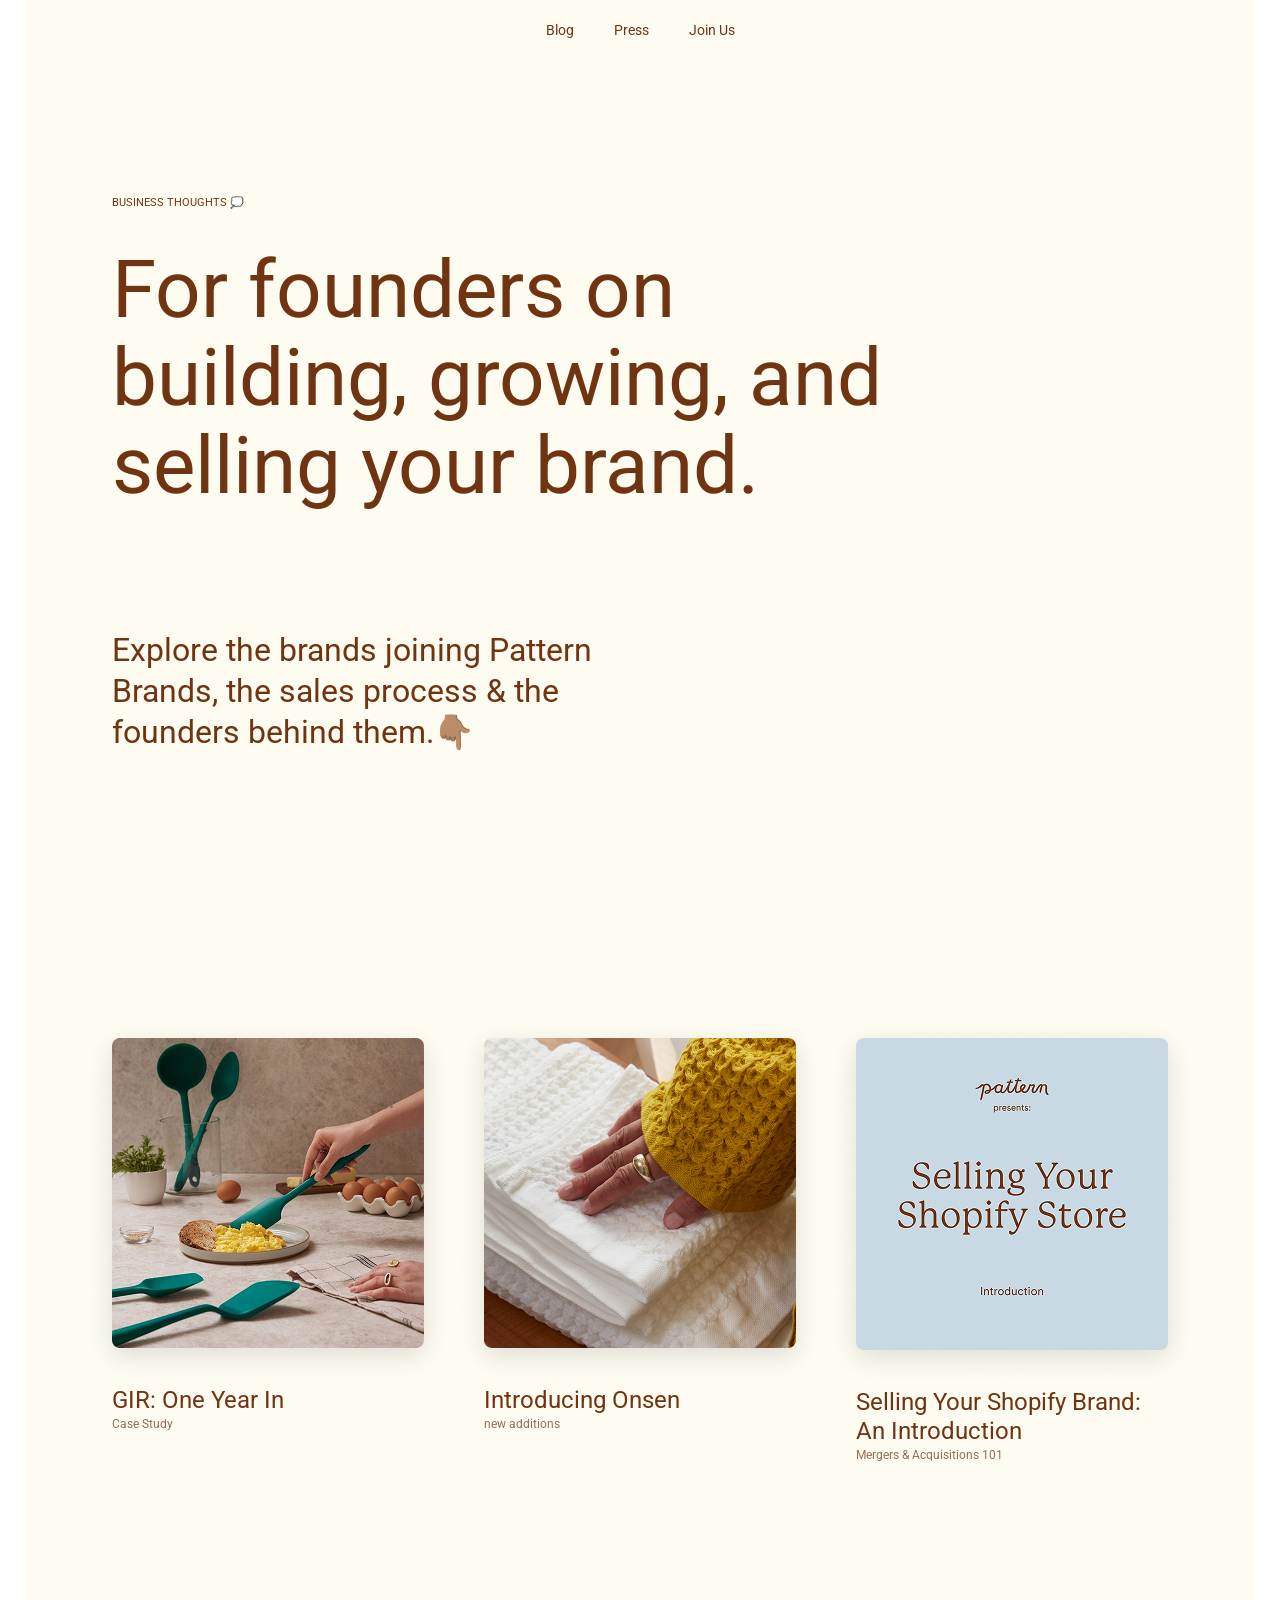
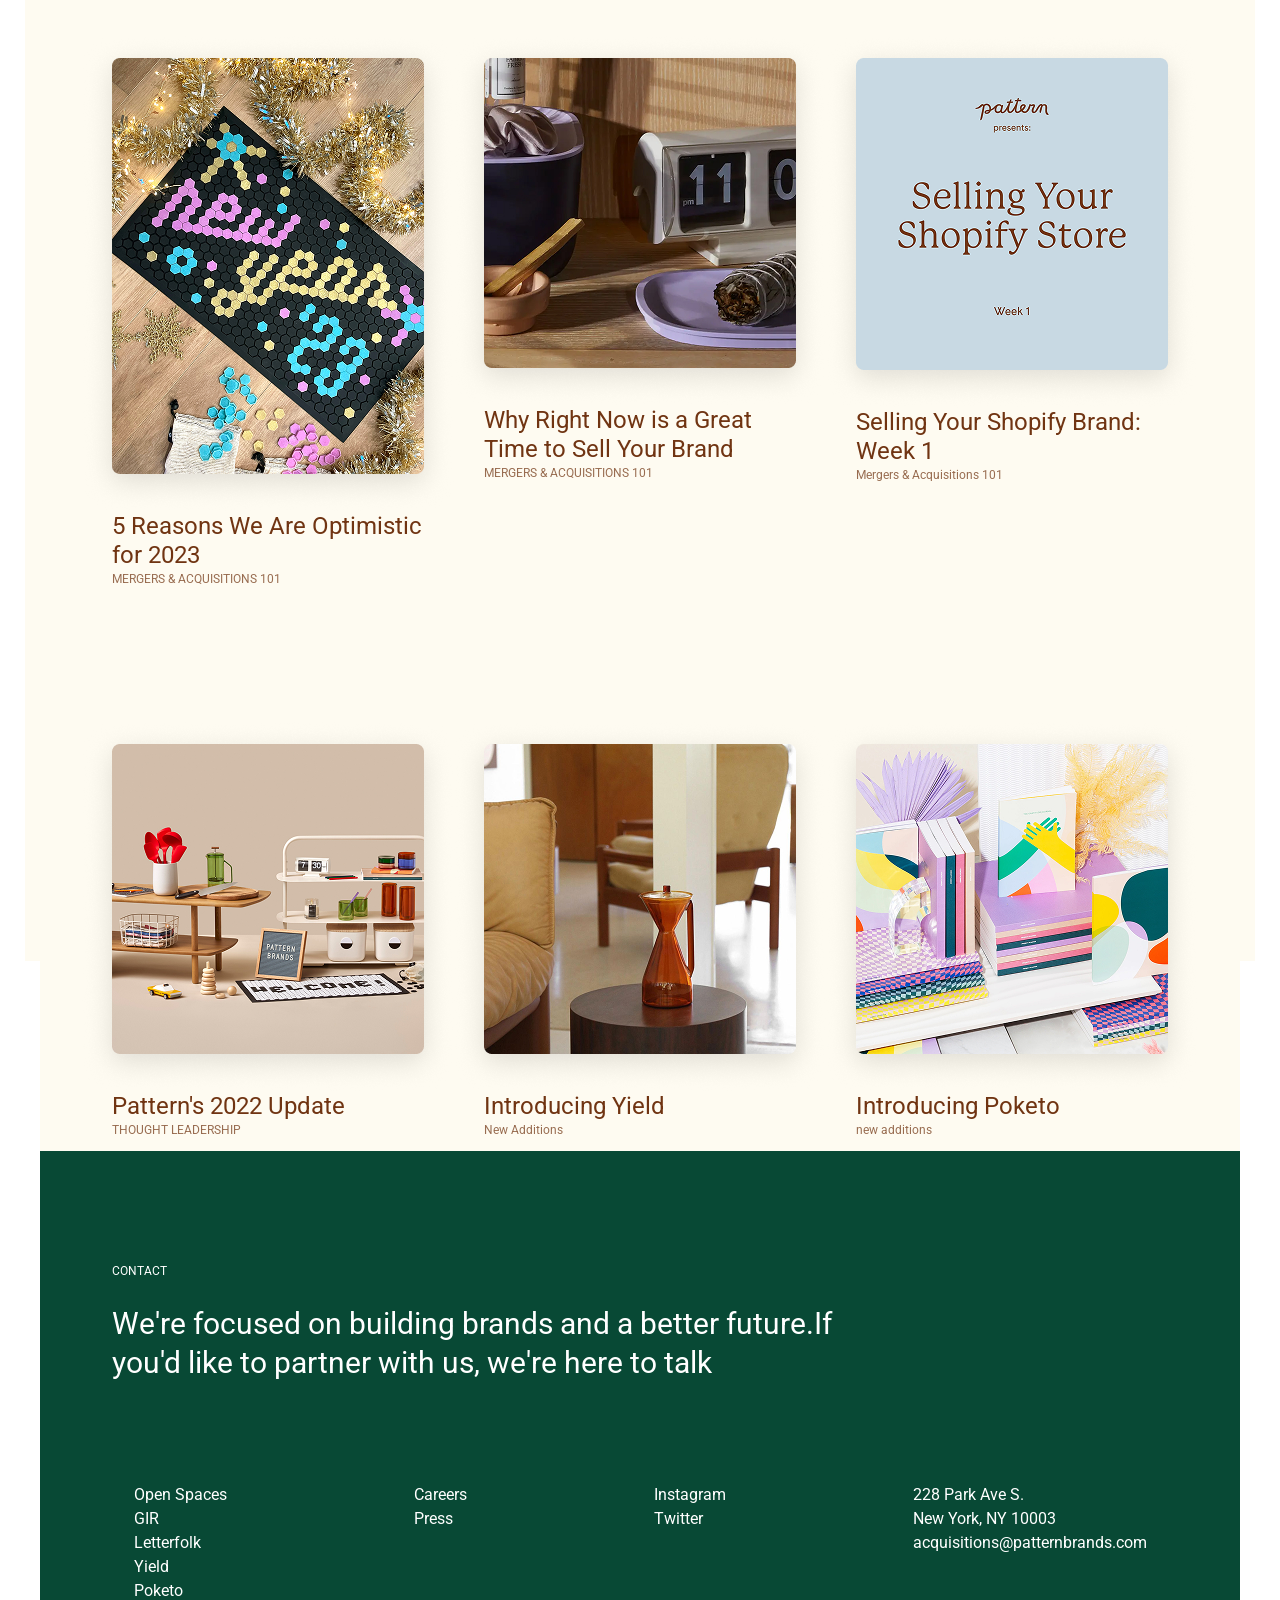
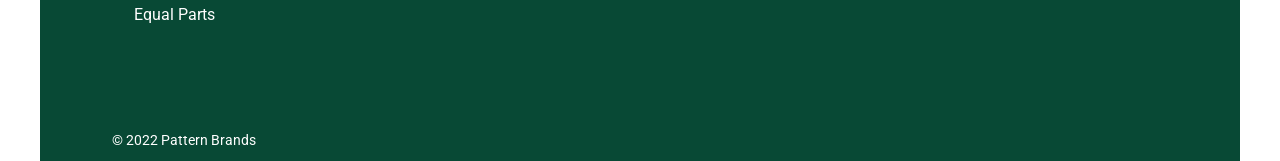
<file: day2/index.html>
<!DOCTYPE html>
<html lang="en">
<head>
    <meta charset="UTF-8">
    <meta name="viewport" content="width=device-width, initial-scale=1.0">
    <title>Document</title>
    <link rel="stylesheet" href="style.css">
</head>
<body>

    <nav class="nav">
        <div class="container">
            <div class="nav__content">
                <ul class="nav__content-ul">
                    <li><a href="" class="nav__content-item">Blog</a></li>
                    <li><a href="" class="nav__content-item">Press</a></li>
                    <li><a href="" class="nav__content-item">Join Us</a></li>
                </ul>
            </div>
        </div>
    </nav>

    <main class="main">
        <div class="container">
            <div class="main__content">
                <div class="main__content-p">
                    <p class="main__content-textp">BUSINESS THOUGHTS 💭</p>
                </div>

                <div class="main__content-h1">
                    <h1 class="main__content-texth">For founders on building, growing, and selling your brand.</h1>
                </div>

                <div class="main__content-h2">
                    <h1 class="main__content-h22">Explore the brands joining Pattern Brands, the sales process & the founders behind them.👇🏽</h1>
                </div>
            </div>
        </div>
    </main>

    <card class="card">
        <div class="container">
            <div class="card__content">
                <div class="card__content-box">
                    <div class="card__content-top">
                      <img src="img/card1.png" alt="" class="card__content-img">
                    </div>

                    <div class="card__content-bottom">
                      <div class="card__content-h1">
                         <h1 class="card__content-texth">GIR: One Year In</h1>
                      </div>

                      <div class="card__content-p">
                         <p class="card__content-textp">Case Study</p>
                      </div>
                    </div>
                </div>
                <div class="card__content-box">
                    <div class="card__content-top">
                      <img src="img/card2.png" alt="" class="card__content-img">
                    </div>

                    <div class="card__content-bottom">
                      <div class="card__content-h1">
                         <h1 class="card__content-texth">Introducing Onsen</h1>
                      </div>

                      <div class="card__content-p">
                         <p class="card__content-textp">new additions</p>
                      </div>
                    </div>
                </div>
                <div class="card__content-box">
                    <div class="card__content-top">
                      <img src="img/card3.png" alt="" class="card__content-img">
                    </div>

                    <div class="card__content-bottom">
                      <div class="card__content-h1">
                         <h1 class="card__content-texth">Selling Your Shopify Brand: An Introduction</h1>
                      </div>

                      <div class="card__content-p">
                         <p class="card__content-textp">Mergers & Acquisitions 101</p>
                      </div>
                    </div>
                </div>
                <div class="card__content-box">
                    <div class="card__content-top">
                      <img src="img/card4.png" alt="" class="card__content-img">
                    </div>

                    <div class="card__content-bottom">
                      <div class="card__content-h1">
                         <h1 class="card__content-texth">5 Reasons We Are Optimistic for 2023</h1>
                      </div>

                      <div class="card__content-p">
                         <p class="card__content-textp">MERGERS & ACQUISITIONS 101</p>
                      </div>
                    </div>
                </div>
                <div class="card__content-box">
                    <div class="card__content-top">
                      <img src="img/card5.png" alt="" class="card__content-img">
                    </div>

                    <div class="card__content-bottom">
                      <div class="card__content-h1">
                         <h1 class="card__content-texth">Why Right Now is a Great Time to Sell Your Brand</h1>
                      </div>

                      <div class="card__content-p">
                         <p class="card__content-textp">MERGERS & ACQUISITIONS 101</p>
                      </div>
                    </div>
                </div>
                <div class="card__content-box">
                    <div class="card__content-top">
                      <img src="img/card6.png" alt="" class="card__content-img">
                    </div>

                    <div class="card__content-bottom">
                      <div class="card__content-h1">
                         <h1 class="card__content-texth">Selling Your Shopify Brand: Week 1</h1>
                      </div>

                      <div class="card__content-p">
                         <p class="card__content-textp">Mergers & Acquisitions 101</p>
                      </div>
                    </div>
                </div>
                <div class="card__content-box" id="cards789">
                    <div class="card__content-top">
                      <img src="img/card7.png" alt="" class="card__content-img">
                    </div>

                    <div class="card__content-bottom">
                      <div class="card__content-h1">
                         <h1 class="card__content-texth">Pattern's 2022 Update</h1>
                      </div>

                      <div class="card__content-p">
                         <p class="card__content-textp">THOUGHT LEADERSHIP</p>
                      </div>
                    </div>
                </div>
                <div class="card__content-box" id="cards789">
                    <div class="card__content-top">
                      <img src="img/card8.png" alt="" class="card__content-img">
                    </div>

                    <div class="card__content-bottom">
                      <div class="card__content-h1">
                         <h1 class="card__content-texth">Introducing Yield</h1>
                      </div>

                      <div class="card__content-p">
                         <p class="card__content-textp">New Additions</p>
                      </div>
                    </div>
                </div>
                <div class="card__content-box" id="cards789">
                    <div class="card__content-top">
                      <img src="img/card9.png" alt="" class="card__content-img">
                    </div>

                    <div class="card__content-bottom">
                      <div class="card__content-h1">
                         <h1 class="card__content-texth">Introducing Poketo</h1>
                      </div>

                      <div class="card__content-p">
                         <p class="card__content-textp">new additions</p>
                      </div>
                    </div>
                </div>
            </div>
        </div>
    </card>

    <footer class="footer">
        <div class="containerr">
            <div class="footer__content">

                <div class="footer__content-top">

                    <div class="footer__top-p">
                        <p class="footer__top-textp">CONTACT</p>
                    </div>

                    <div class="footer__top-h1">
                        <h1 class="footer__top-texth1">We're focused on building brands and a better future.If you'd like to partner with us, we're here to talk</h1>
                    </div>
                </div>

                <div class="footer__content-bottom">

                    <ul class="footer__bottom-ul">
                        <li><a href="" class="footer__bottom-item">Open Spaces</a></li>
                        <li><a href="" class="footer__bottom-item">GIR</a></li>
                        <li><a href="" class="footer__bottom-item">Letterfolk</a></li>
                        <li><a href="" class="footer__bottom-item">Yield</a></li>
                        <li><a href="" class="footer__bottom-item">Poketo</a></li>
                        <li><a href="" class="footer__bottom-item">Equal Parts</a></li>
                    </ul>


                    <ul class="footer__bottom-ul">
                        <li><a href="" class="footer__bottom-item">Careers</a></li>
                        <li><a href="" class="footer__bottom-item">Press</a></li>
                    </ul>


                    <ul class="footer__bottom-ul">
                        <li><a href="" class="footer__bottom-item">Instagram</a></li>
                        <li><a href="" class="footer__bottom-item">Twitter</a></li>
                    </ul>


                    <ul class="footer__bottom-ul">
                        <li><a href="" class="footer__bottom-item">228 Park Ave S.</a></li>
                        <li><a href="" class="footer__bottom-item">New York, NY 10003</a></li>
                        <li><a href="" class="footer__bottom-item">acquisitions@patternbrands.com</a></li>
                    </ul>

                </div>

                <div class="footer__content-bottom2">
                    <div class="footer__bottom2-h1">
                        <h1 class="footer__bottom2-texth1">© 2022 Pattern Brands</h1>
                    </div>
                </div>
            </div>
        </div>
    </footer>

  
    
</body>
</html>
</file>
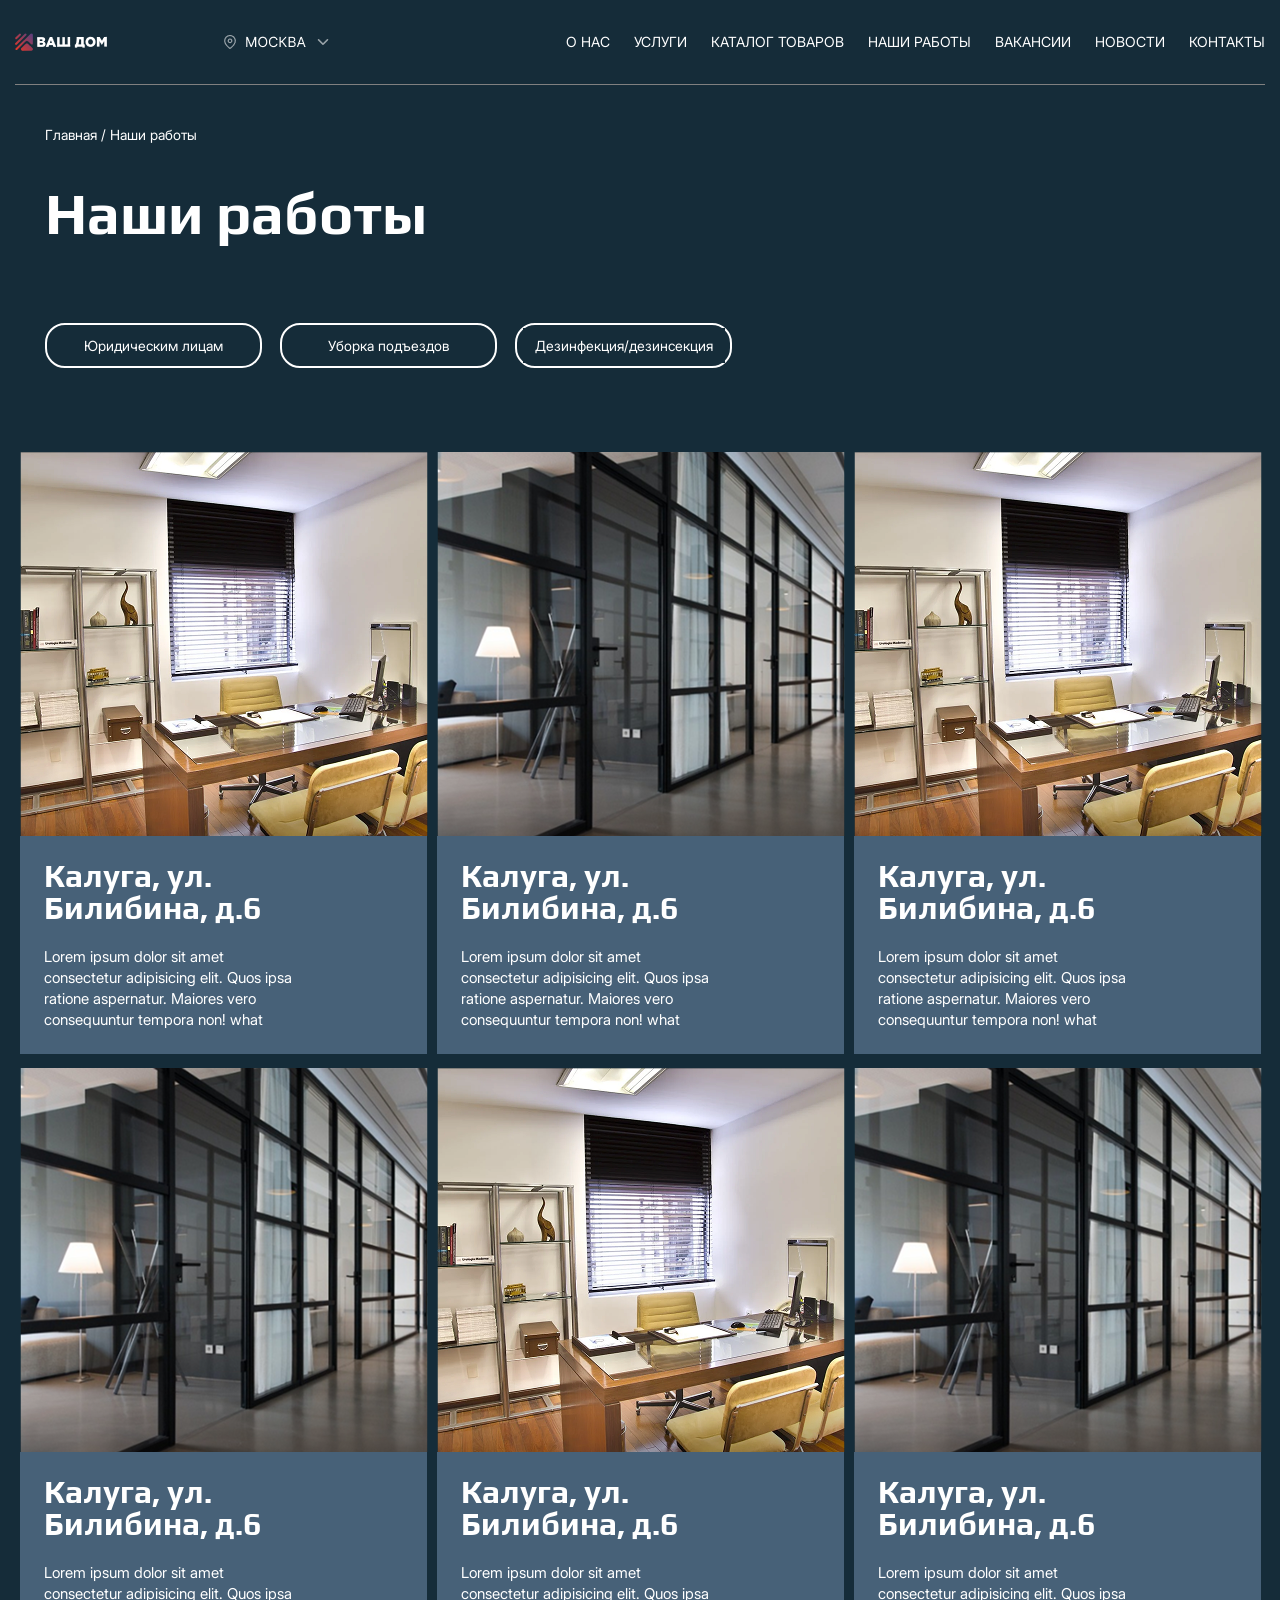
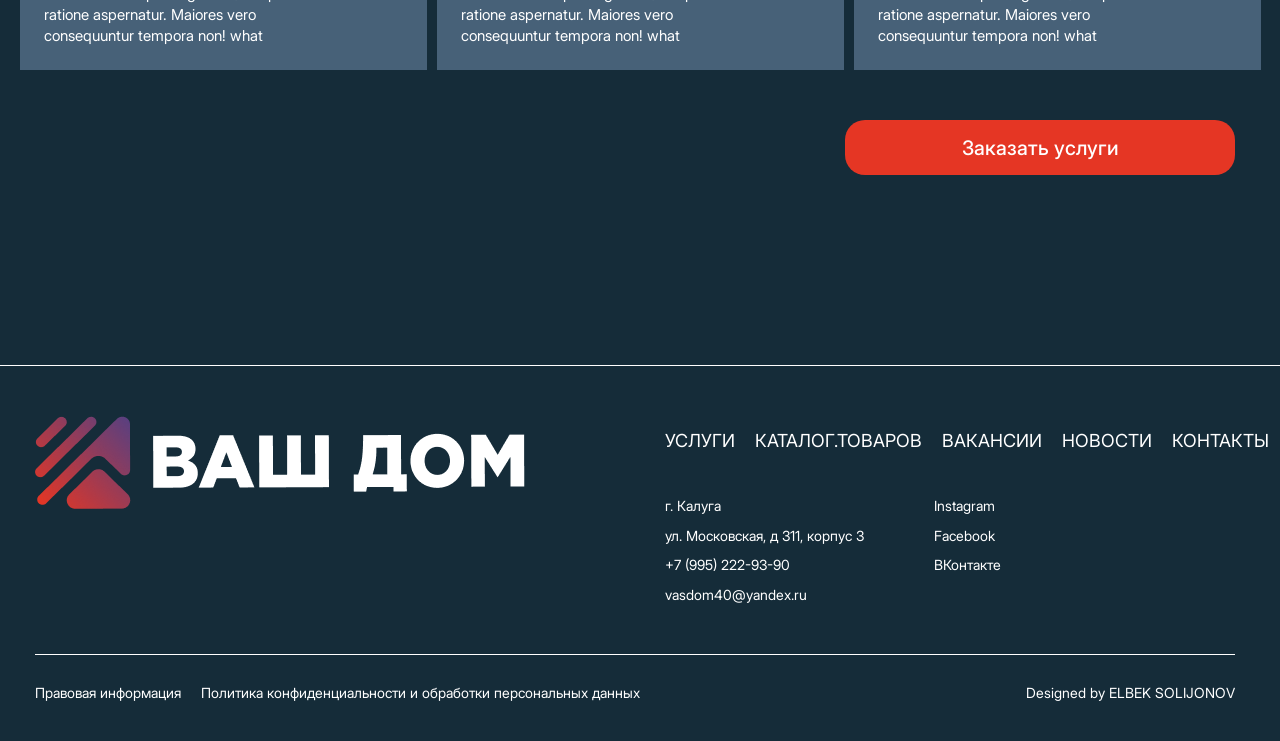
<file: day3/index.html>
<!DOCTYPE html>
<html lang="en">
<head>
    <meta charset="UTF-8">
    <meta name="viewport" content="width=device-width, initial-scale=1.0">
    <title>Document</title>
    <link rel="stylesheet" href="style.css">
</head>
<body>


   <nav class="nav">
    <div class="container">
        <div class="nav__content">
            <div class="nav__content-left">
                <img src="img/nav__logo.png" alt="" class="nav__left-img">
                <img src="img/nav__logo-2.png" alt="" class="nav__left-img2">
            </div>

            <div class="nav__content-right">
                <ul class="nav__right-ul">
                    <li><a href="" class="nav__right-item">О НАС</a></li>
                    <li><a href="" class="nav__right-item">УСЛУГИ</a></li>
                    <li><a href="" class="nav__right-item">КАТАЛОГ ТОВАРОВ</a></li>
                    <li><a href="" class="nav__right-item">НАШИ РАБОТЫ</a></li>
                    <li><a href="" class="nav__right-item">ВАКАНСИИ</a></li>
                    <li><a href="" class="nav__right-item">НОВОСТИ</a></li>
                    <li><a href="" class="nav__right-item">КОНТАКТЫ</a></li>
                </ul>
            </div>
        </div>
    </div>
   </nav>

   <header class="header">
    <div class="container">
        <div class="header__content">
            <div class="header__content-top">
                <p class="header__top-p">Главная  /  Наши работы</p>
                <p class="header__top-p2">Наши работы</p>
            </div>


            <div class="header__content-bottom">

                <div class="header__bottom-card1">
                    <p class="header__bottom-card11">Юридическим лицам</p>
                </div>


                <div class="header__bottom-card1">
                    <p class="header__bottom-card11">Уборка подъездов</p>
                </div>


                <div class="header__bottom-card1">
                    <p class="header__bottom-card11">Дезинфекция/дезинсекция</p>
                </div>
            </div>
        </div>
    </div>
   </header>

   <main class="main">
    <div class="container">
        <div class="main__content">


            <div class="main__content-card">
                <div class="main__content-top">
                    <img src="img/main__img1.png" alt="" class="main__top-img">
                </div>


                <div class="main__content-bottom">
                    
                    <div class="main__bottom-h11">
                        <h1 class="main__bottom-h1">Калуга, ул. Билибина, д.6</h1>
                    </div>

                    <div class="main__bottom-pp">
                        <div class="main__bottom-p">Lorem ipsum dolor sit amet consectetur adipisicing elit. Quos ipsa ratione aspernatur. Maiores vero consequuntur tempora non! what</div>
                    </div>
                    
                </div>
            </div>


            <div class="main__content-card">
                <div class="main__content-top">
                    <img src="img/main__img2.png" alt="" class="main__top-img">
                </div>


                <div class="main__content-bottom">
                    
                    <div class="main__bottom-h11">
                        <h1 class="main__bottom-h1">Калуга, ул. Билибина, д.6</h1>
                    </div>

                    <div class="main__bottom-pp">
                        <div class="main__bottom-p">Lorem ipsum dolor sit amet consectetur adipisicing elit. Quos ipsa ratione aspernatur. Maiores vero consequuntur tempora non! what</div>
                    </div>
                    
                </div>
            </div>


            <div class="main__content-card">
                <div class="main__content-top">
                    <img src="img/main__img1.png" alt="" class="main__top-img">
                </div>


                <div class="main__content-bottom">
                    
                    <div class="main__bottom-h11">
                        <h1 class="main__bottom-h1">Калуга, ул. Билибина, д.6</h1>
                    </div>

                    <div class="main__bottom-pp">
                        <div class="main__bottom-p">Lorem ipsum dolor sit amet consectetur adipisicing elit. Quos ipsa ratione aspernatur. Maiores vero consequuntur tempora non! what</div>
                    </div>
                    
                </div>
            </div>


            <div class="main__content-card">
                <div class="main__content-top">
                    <img src="img/main__img2.png" alt="" class="main__top-img">
                </div>


                <div class="main__content-bottom">
                    
                    <div class="main__bottom-h11">
                        <h1 class="main__bottom-h1">Калуга, ул. Билибина, д.6</h1>
                    </div>

                    <div class="main__bottom-pp">
                        <div class="main__bottom-p">Lorem ipsum dolor sit amet consectetur adipisicing elit. Quos ipsa ratione aspernatur. Maiores vero consequuntur tempora non! what</div>
                    </div>
                    
                </div>
            </div>


            <div class="main__content-card">
                <div class="main__content-top">
                    <img src="img/main__img1.png" alt="" class="main__top-img">
                </div>


                <div class="main__content-bottom">
                    
                    <div class="main__bottom-h11">
                        <h1 class="main__bottom-h1">Калуга, ул. Билибина, д.6</h1>
                    </div>

                    <div class="main__bottom-pp">
                        <div class="main__bottom-p">Lorem ipsum dolor sit amet consectetur adipisicing elit. Quos ipsa ratione aspernatur. Maiores vero consequuntur tempora non! what</div>
                    </div>
                    
                </div>
            </div>


            <div class="main__content-card">
                <div class="main__content-top">
                    <img src="img/main__img2.png" alt="" class="main__top-img">
                </div>


                <div class="main__content-bottom">
                    
                    <div class="main__bottom-h11">
                        <h1 class="main__bottom-h1">Калуга, ул. Билибина, д.6</h1>
                    </div>

                    <div class="main__bottom-pp">
                        <div class="main__bottom-p">Lorem ipsum dolor sit amet consectetur adipisicing elit. Quos ipsa ratione aspernatur. Maiores vero consequuntur tempora non! what</div>
                    </div>
                    
                </div>
            </div>
        </div>
    </div>
   </main>

   <section class="section">
    <div class="container">
        <div class="section__content">
            <div class="section__content-box">
                <p class="section__content-text">Заказать услуги</p>
            </div>
        </div>
    </div>
   </section>

   <gap class="gap">
        <div class="gap__content"></div>
   </gap>

   <footer class="footer">
    <div class="container">
        <div class="footer__content">


            <div class="footer__content-top">
                <div class="footer__top-left">
                   <img src="img/footer__img.png" alt="" class="footer__left-img">
                </div>

                <div class="footer__top-right">
                  <div class="footer__right-top">
                    <ul class="footer__right-top-ul">

                    <li><a href="" class="footer__right-top-item">УСЛУГИ</a></li>
                    <li><a href="" class="footer__right-top-item">КАТАЛОГ.ТОВАРОВ</a></li>
                    <li><a href="" class="footer__right-top-item">ВАКАНСИИ</a></li>
                    <li><a href="" class="footer__right-top-item">НОВОСТИ</a></li>
                    <li><a href="" class="footer__right-top-item">КОНТАКТЫ</a></li>
                    </ul>

                  </div>


                  <div class="footer__right-bottom">
                    <div class="footer__right-ul11">
                        <li><a href="" class="footer__right-ul111">г. Калуга</a></li>
                        <li><a href="" class="footer__right-ul111">ул. Московская, д 311, корпус 3</a></li>
                        <li><a href="" class="footer__right-ul111">+7 (995) 222-93-90</a></li>
                        <li><a href="" class="footer__right-ul111">vasdom40@yandex.ru</a></li>
                    </div>

                    <div class="footer__right-ul11">
                        <li><a href="" class="footer__right-ul111">Instagram</a></li>
                        <li><a href="" class="footer__right-ul111">Facebook</a></li>
                        <li><a href="" class="footer__right-ul111">ВКонтакте</a></li>
                    </div>
                  </div>
                </div>
            </div>



            <div class="footer__content-bottom">

                <div class="footer__bottom-rght">
                    <p class="footer__bottom-pp">Правовая информация</p>
                    <p class="footer__bottom-pp">Политика конфиденциальности и обработки персональных данных</p>
                </div>


                <div class="footer__bottom-lft">
                    <p class="footer__bottom-pp">Designed by ELBEK SOLIJONOV</p>
                </div>

            </div>
        </div>
    </div>
   </footer>
    
</body>
</html>
</file>
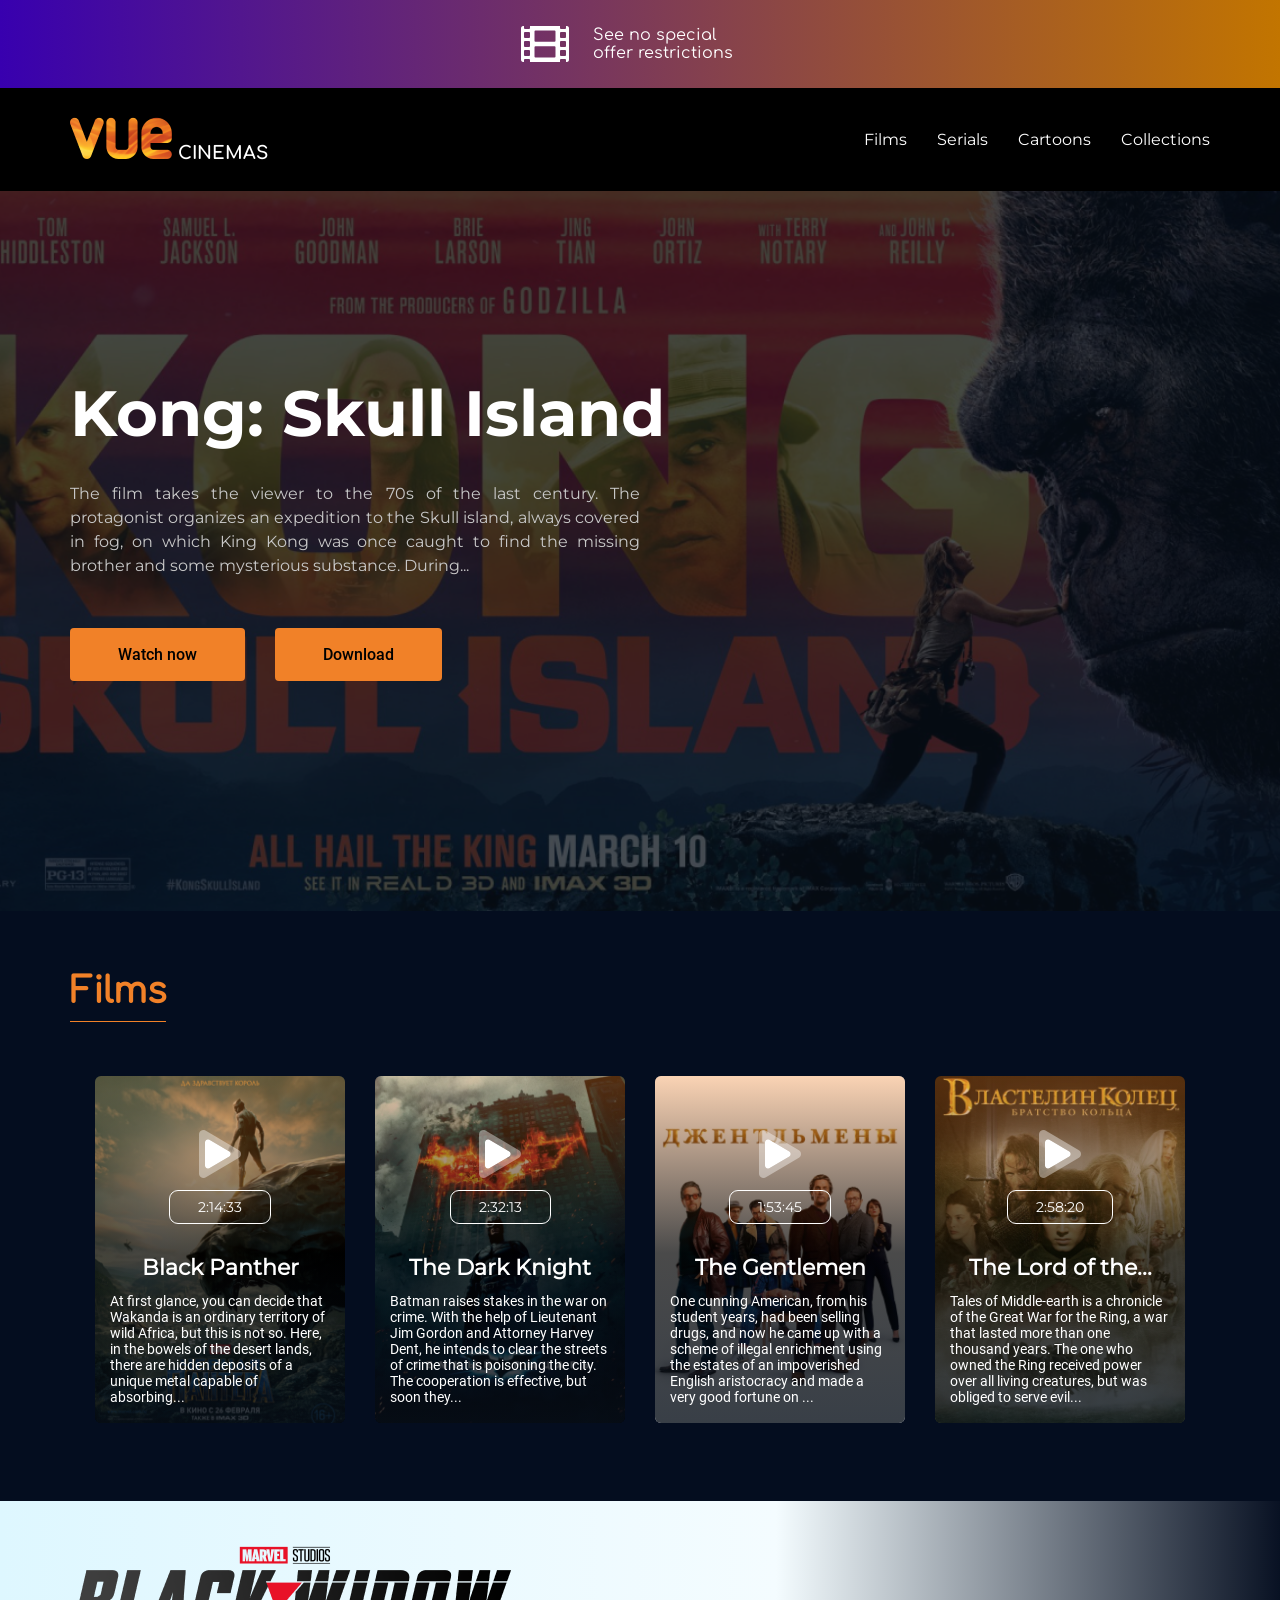
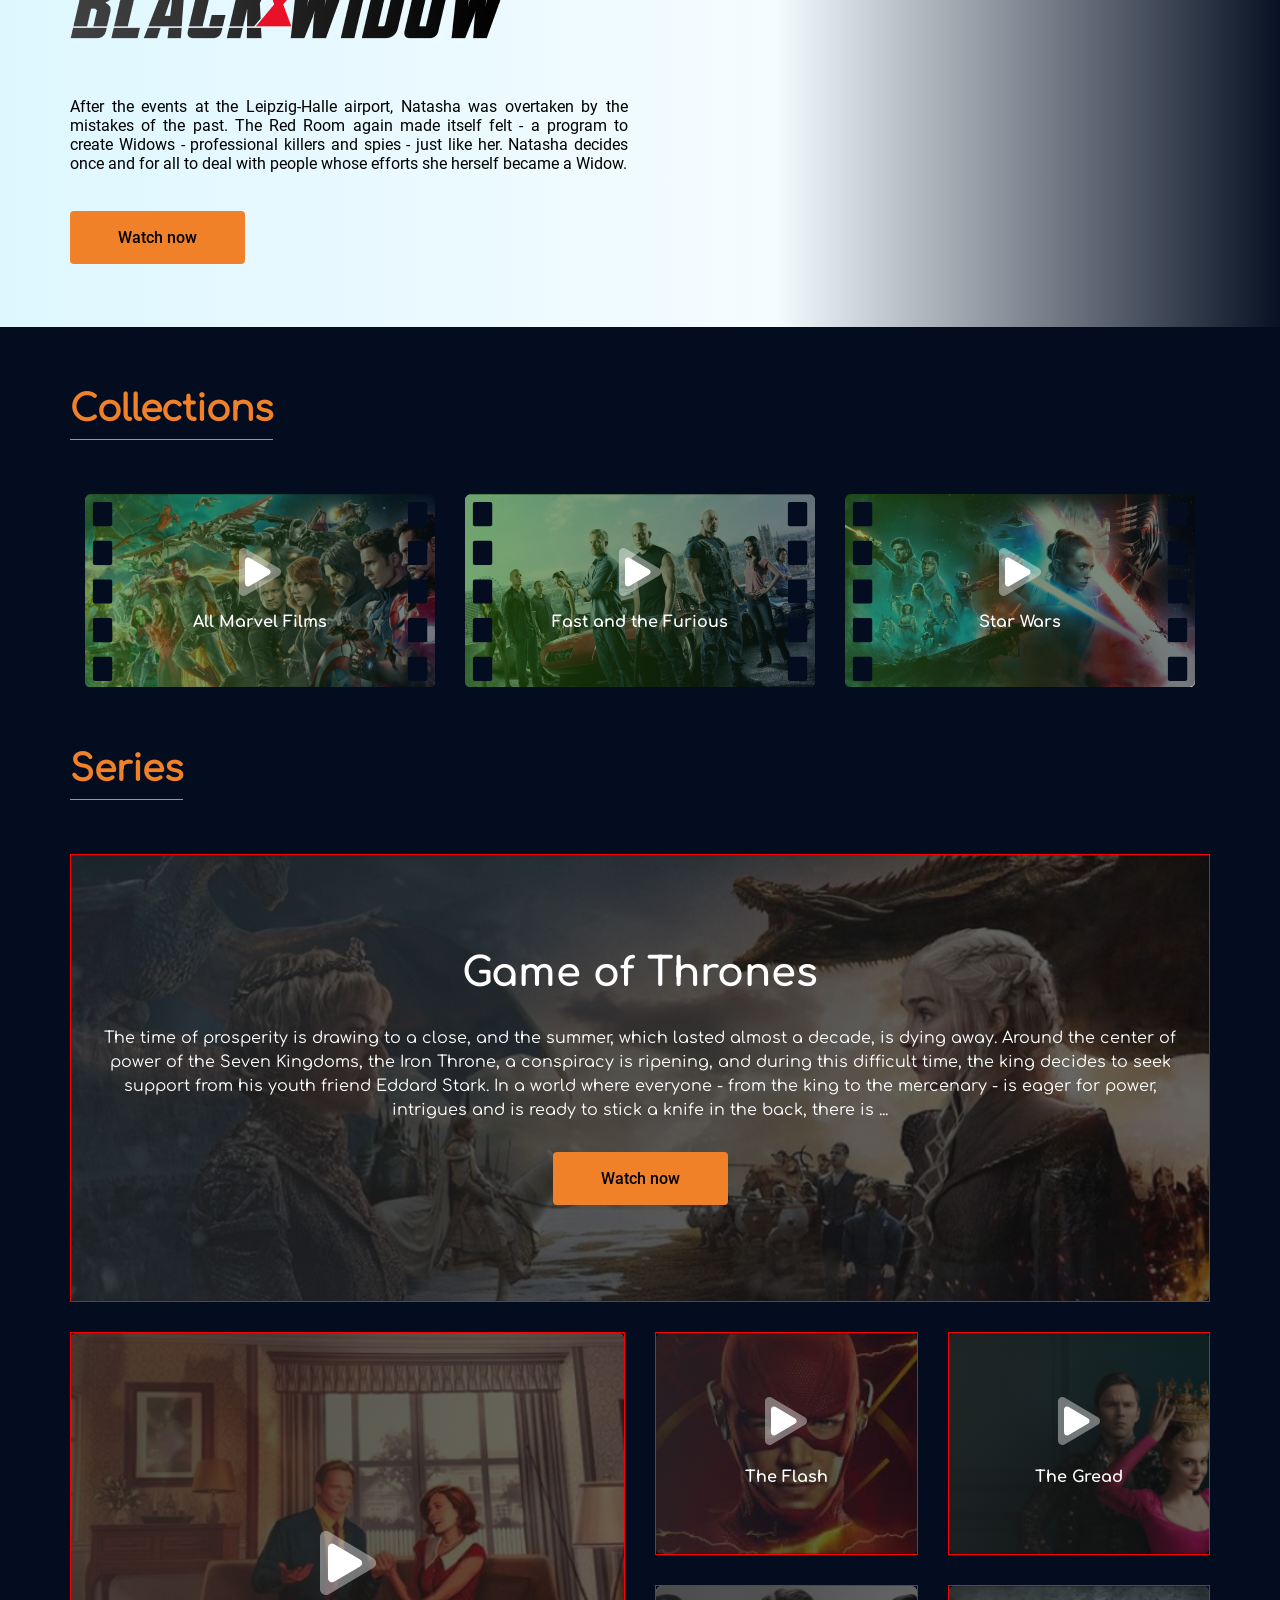
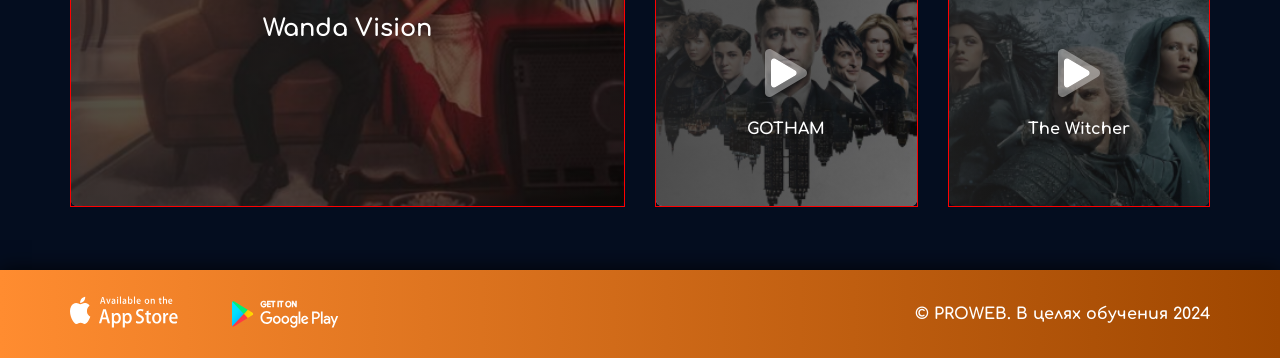
<file: day4/index.html>
<!DOCTYPE html>
<html lang="en">
<head>
    <meta charset="UTF-8">
    <meta http-equiv="X-UA-Compatible" content="IE=edge">
    <meta name="viewport" content="width=device-width, initial-scale=1.0">
    <title>Document</title>
    <link rel="stylesheet" href="css/all.min.css">
    <link rel="stylesheet" href="css/style.css">


</head>
<body>
    

    <a href="" class="asd">
        <i class="fa fa-film fa-3x"></i>
        <span class="span__asd">See no special offer restrictions</span>
    </a>

    <nav>
        <div class="container">
            <div class="nav__content">

                <a href="" class="nav__content-logo">
                    <img src="img/logo.png" alt=""> CINEMAS
                </a>

                <ul class="nav__content-list">
                    <li><a href="" class="nav__content-link">Films</a></li>
                    <li><a href="" class="nav__content-link">Serials</a></li>
                    <li><a href="" class="nav__content-link">Cartoons</a></li>
                    <li><a href="" class="nav__content-link">Collections</a></li>
                </ul>
            </div>

        </div>
    </nav>

    <header class="header">
        <img src="img/header__bg.png" alt="" class="header__banner">

        <div class="header__content">
            <div class="container">
                <h1 class="header__title">Kong: Skull Island</h1>
                <p class="header__subtitle">The film takes the viewer to the 70s of the last century. The protagonist organizes an expedition to the Skull island, always covered in fog, on which King Kong was once caught to find the missing brother and some mysterious substance. During...</p>

                <div class="header__btns">
                    <a href="" class="btn">Watch now</a>
                    <a href="" class="btn">Download</a>
                </div>
            </div>
        </div>
    </header>

    <section class="films">
        <div class="container">
            <h2 class="title">Films</h2>


            <div class="films__cards">

                <div class="films__card">
                    <img src="img/Black_Panther_film_poster 1.png" alt="" class="films__card-img">

                 
        <div class="films__card-content">
          
         <i class="fad fa-play fa-3x"></i>
         <span class="films__card-time">2:14:33</span>
         <h2 class="films__card-title">Black Panther</h2>
          <p class="films__card-txt">At first glance, you can decide that Wakanda is an ordinary territory of wild Africa, but this is not so. Here, in the bowels of the desert lands, there are hidden deposits of a unique metal capable of absorbing...</p>
        </div>

                </div>

                <div class="films__card">
                    <img src="img/Black_Panther_film_poster 2.png" alt="" class="films__card-img">

                 
      <div class="films__card-content">
          
         <i class="fad fa-play fa-3x"></i>
         <span class="films__card-time">2:32:13</span>
         <h2 class="films__card-title">The Dark Knight</h2>
          <p class="films__card-txt">Batman raises stakes in the war on crime. With the help of Lieutenant Jim Gordon and Attorney Harvey Dent, he intends to clear the streets of crime that is poisoning the city. The cooperation is effective, but soon they...</p>
      </div>

                </div>

                <div class="films__card">
                    <img src="img/Black_Panther_film_poster 3.png" alt="" class="films__card-img">

                 
      <div class="films__card-content">
          
         <i class="fad fa-play fa-3x"></i>
         <span class="films__card-time">1:53:45</span>
         <h2 class="films__card-title">The Gentlemen</h2>
          <p class="films__card-txt">One cunning American, from his student years, had been selling drugs, and now he came up with a scheme of illegal enrichment using the estates of an impoverished English aristocracy and made a very good fortune on ...</p>
      </div>

                </div>

                <div class="films__card">
                    <img src="img/Black_Panther_film_poster 4.png" alt="" class="films__card-img">

                 
      <div class="films__card-content">
          
         <i class="fad fa-play fa-3x"></i>
         <span class="films__card-time">2:58:20</span>
         <h2 class="films__card-title">The Lord of the...</h2>
          <p class="films__card-txt">Tales of Middle-earth is a chronicle of the Great War for the Ring, a war that lasted more than one thousand years. The one who owned the Ring received power over all living creatures, but was obliged to serve evil...</p>
      </div>

                </div>

            </div>
        </div>
    </section>
    
    <section class="premier">
        
        <video src="video/video.mp4" class="primier__video" autoplay muted loop></video>
        
        <div class="premier__content">
            <div class="container">
                
                <img src="img/blackwidow.png" alt="" class="premier__content-img">
                
                <p class="premier__content-txt">After the events at the Leipzig-Halle airport, Natasha was overtaken by the mistakes of the past. The Red Room again made itself felt - a program to create Widows - professional killers and spies - just like her. Natasha decides once and for all to deal with people whose efforts she herself became a Widow.</p>
                
                <a href="" class="btn">Watch now</a>
                
            </div>
        </div>
        
    </section>
    
    <section class="collections">
        <div class="container">
            <h2 class="title">Collections</h2>
            
         <div class="collections__cards">
            
            <div class="collections__card">
                
                <img src="img/collection-1.png" alt="" class="collections__card-img">
                
                <div class="collections__card-content">
                    <i class="fad fa-play fa-3x"></i>
                    <h4 class="collections__card-title">All Marvel Films</h4>
                </div>
                
            </div>
            
            <div class="collections__card">
                
                <img src="img/collection-2.png" alt="" class="collections__card-img">
                
                <div class="collections__card-content">
                    <i class="fad fa-play fa-3x"></i>
                    <h4 class="collections__card-title">Fast and the Furious</h4>
                </div>
                
            </div>
            
            <div class="collections__card">
                
                <img src="img/collection-3.png" alt="" class="collections__card-img">
                
                <div class="collections__card-content">
                    <i class="fad fa-play fa-3x"></i>
                    <h4 class="collections__card-title">Star Wars</h4>
                </div>
                
            </div>
            
        </div>
            
        </div>
    </section>
    
    <section class="series">
        
        <div class="container">
         
            <h2 class="title">Series</h2>
            
            <div class="series__grid">
                
                <div class="item item1">
                    <img src="img/series__bg.png" alt="" class="item1__img">
                    
                    <div class="item1__content">
                        <h4 class="item1__title">Game of Thrones</h4>
                        <p class="item1__subtitle">The time of prosperity is drawing to a close, and the summer, which lasted almost a decade, is dying away. Around the center of power of the Seven Kingdoms, the Iron Throne, a conspiracy is ripening, and during this difficult time, the king decides to seek support from his youth friend Eddard Stark. In a world where everyone - from the king to the mercenary - is eager for power, intrigues and is ready to stick a knife in the back, there is ...</p>
                        
                        <a href="" class="btn">Watch now</a>
                        
                    </div>
                    
                
                    
                </div>
                
                <div class="item item2">
                    
                    <img src="img/series-1.png" alt="" class="item2__img">
                    
                    <div class="item2__content">
                        <i class="fad fa-play fa-4x"></i>
                        
                        <p class="item2__title">Wanda Vision</p>
                    </div>
                    
                </div>
                
                <div class="item item3">
                    
                    <img src="img/Series-2.png" alt="" class="item3__img">
                    
                    <div class="item3__content">
                        <i class="fad fa-play fa-3x"></i>
                        
                        <p class="item3__title">The Flash</p>
                    </div>
                    
                </div>
                
                <div class="item item3">
                    
                    <img src="img/Series-3.png" alt="" class="item3__img">
                    
                    <div class="item3__content">
                        <i class="fad fa-play fa-3x"></i>
                        
                        <p class="item3__title">The Gread</p>
                    </div>
                    
                </div>
                
                <div class="item item3">
                    
                    <img src="img/Series-4.png" alt="" class="item3__img">
                    
                    <div class="item3__content">
                        <i class="fad fa-play fa-3x"></i>
                        
                        <p class="item3__title">GOTHAM</p>
                    </div>
                    
                </div>
                
                <div class="item item3">
                    
                    <img src="img/Series-5.png" alt="" class="item3__img">
                    
                    <div class="item3__content">
                        <i class="fad fa-play fa-3x"></i>
                        
                        <p class="item3__title">The Witcher</p>
                    </div>
                    
                </div>
                         
            </div>
            
        </div>
        
    </section>

    <footer class="footer">
        <div class="container">
            <div class="footer__box">
                <div class="footer__box-left">
                    <img src="img/apple.svg" alt="" class="footer__box-img">
                    <img src="img/Google play.svg" alt="" class="footer__box-img">
                </div>
                
                <p class="footer__box-title">© PROWEB. В целях обучения 2024</p>
                
            </div>
        </div>
    </footer>
    
</body>
</html>
</file>
<file: day2/style.css>
@import url(fonts.css);

*{
    list-style: none;
    text-decoration: none;
    padding: 0;
    margin: 0;
    font-family: "Roboto";
    font-weight: 400;
}

.container{
    max-width: 1200px;
    margin: 0 auto;
    padding: 0 15px;
    background: #FEFBF1;
}

.containerr{
    max-width: 1200px;
    margin: 0 auto;
    padding: 0 15px;
}

.nav__content{
    width: 100%;
    height: 61px;
    background: #FEFBF1;
    display: flex;
    align-items: center;
    justify-content: center;
}

.nav__content-ul{
    display: flex;
    align-items: center;
    justify-content: space-between;
    gap: 40px;
}

.nav__content-item{
    font-size: 14px;
    line-height: 21px;
    color: #703412;
}

.main__content{
    width: 100%;
    height: 700px;
    background: #FEFBF1;
}

.main__content-p{
    width: 170px;
    height: 44px;
    display: flex;
    align-items: center;
    position: relative;
    top: 120px;
    left: 72px;
}

.main__content-textp{
    font-size: 11px;
    line-height: 44px;
    color: #703412;
}

.main__content-h1{
    width: 848px;
    height: 264px;
    display: flex;
    align-items: center;
    justify-content: center;
    position: relative;
    top: 141px;
    left: 72px;
}

.main__content-texth{
    font-size: 80px;
    line-height: 88px;
    color: #703412;
}

.main__content-h2{
    width: 560px;
    height: 123px;
    display: flex;
    align-items: center;
    justify-content: center;
    position: relative;
    top: 261px;
    left: 72px;
}

.main__content-h22{
    font-size: 32px;
    line-height: 41px;
    color: #703412;
}

.card__content{
    height: 1800px;
    color: #703412;
    background: #FEFBF1;
    display: flex;
    gap: 60px;
    flex-wrap: wrap;
    align-items: center;
    justify-content: center;
    position: relative;
    top: 190px;
}

.card__content-box{
    width: 312px;
    height: 430px;
}

.card__content-top{
    display: flex;
    align-items: center;
    justify-content: center;
}

.card__content-texth{
    font-size: 24px;
    line-height: 28.8px;
}

.card__content-textp{
    font-size: 12px;
    line-height: 18px;
    color: #703412B8;
}


#cards789{
    position: relative;
    top: 66px;
}

.footer__content{
    width: 1200px;
    height: 800px;
    background: #084935;
    color: white;
}

.footer__top-p{
    width: 70px;
    height: 20px;
    display: flex;
    align-items: center;
}

.footer__top-h1{
    width: 720px;
    height: 78px;
    margin: 24px 0 0 0;
}

.footer__content-top{
    position: relative;
    top: 300px;
    left: 72px;
}

.footer__top-textp{
    font-size: 12px;
    line-height: 18px;
}

.footer__top-texth1{
    font-size: 30px;
    line-height: 38.8px;
}

.footer__bottom-item{
    line-height: 24px;
    color: white;
}

.footer__content-bottom{
    display: flex;
    justify-content: space-around;
    position: relative;
    top: 400px;
    
}

.footer__bottom2-h1{
    width: 170px;
    height: 25px;
    display: flex;
    align-items: center;
    position: relative;
    top: 500px;
    left: 72px;
}

.footer__bottom2-texth1{
    font-size: 14px;
    line-height: 24px;
}
</file>
<file: day3/style.css>
@import url(font.css);

*{
    list-style: none;
    text-decoration: none;
    padding: 0;
    margin: 0;
    font-family: "Raleway-regular";
    background: #152C39;
}

.container{
    max-width: 1300px;
    margin: 0 auto;
    padding: 0 15px;
}

.nav__content{
    width: 100%;
    height: 84px;
    display: flex;
    align-items: center;
    justify-content: space-between;
    border-bottom: 1px solid gray;
}

.nav__left-img{
   cursor: pointer;
}


.nav__left-img2{
   cursor: pointer;
}

.nav__content-left{
    gap: 116px;
    display: flex;
    align-items: center;
    justify-content: space-between;
}

.nav__right-ul{
    display: flex;
    align-items: center;
    justify-content: space-between;
    gap: 24px;
}

.nav__right-item{
    color: white;
    font-size: 14px;
    line-height: 140%;
    font-family: "inter400";
    font-weight: 400;
    border-bottom: 1px solid white transparent;
}

.nav__right-item:hover{
    border-bottom: 1px solid white;
    transition: 0.5s;
}

.header__content{
    position: relative;
    left: 30px;
}

.header__content-top{
    width: 436px;
    height: 118px;
    position: relative;
    top: 40px;
}

.header__top-p{
    font-family: "inter400";
    font-weight: 400;
    font-size: 14px;
    line-height: 140%;
    color: white;
}

.header__content-bottom{
    display: flex;
    align-items: center;
    justify-content: start;
    gap: 18px;
    position: relative;
    top: 120px;
}

.header__top-p2{
    font-family: "play700";
    font-weight: 700;
    font-size: 58px;
    line-height: 100%;
    color: white;
    position: relative;
    top: 40px;
}

.header__bottom-card1{
    width: 213px;
    height: 41px;
    border: 2px solid white;
    border-radius: 20px;
    display: flex;
    align-items: center;
    justify-content: center;
}

.header__bottom-card11{
    font-family: "inter400";
    font-weight: 400;
    font-size: 14px;
    line-height: 140%;
    color: white;
    padding: 8px 12px;
}

.main__content{
    position: relative;
    top: 200px;
    display: flex;
    align-items: center;
    flex-wrap: wrap;
    gap: 10px;
    justify-content: center;
}

.main__content-card{
    width: 407px;
    height: 606px;
    background: #476178;
}

.main__content-bottom{
    width: 385px;
    height: 200px;
    background: #476178;
}

.main__bottom-h1{
    font-family: "play700";
    font-weight: 700;
    font-size: 32px;
    line-height: 100%;
    color: white;
    background: #476178;
}


.main__bottom-h11{
    width: 250px;
    height: 50px;
    position: relative;
    top: 24px;
    position: relative;
    left: 24px;
}


.main__bottom-p{
    font-family: "inter400";
    font-weight: 400;
    font-size: 15px;
    line-height: 140%;
    color: white;
    background: #476178;
}

.main__bottom-pp{
    width: 250px;
    height: 100px;
    position: relative;
    top: 60px;
    left: 24px;
    background: #476178;
}

.main__top-img{
    position: relative;
    top: 4px;
}

.section__content{
    width: 100%;
    height: 55px;
    position: relative;
    top: 250px;
    display: flex;
    align-items: center;
    justify-content: end;
}

.section__content-box{
    width: 390px;
    height: 100%;
    border-radius: 20px;
    background: #E53624;
    display: flex;
    align-items: center;
    justify-content: center;
    position: relative;
    right: 30px;
}

.section__content-text{
    color: white;
    font-family: "inter500";
    font-weight: 500;
    font-size: 20px;
    line-height: 140%;
    background: #E53624;
}

.gap__content{
    width: 100%;
    height: 190px;
    background: #152C39;
    position: relative;
    top: 250px;
}

.footer__content{
    width: 100%;
    height: 325px;
    background: #152C39;
    position: relative;
    top: 300px;
    left: 20px;
}

.footer__content-top{
    display: flex;
    gap: 140px;
}

.footer__right-top-ul{
    width: 850px;
    height: 50px;
    display: flex;
    align-items: center;
    justify-content: start;
    gap: 20px;
}

.footer__right-bottom{
    display: flex;
    justify-content: start;
    gap: 70px;
}

.footer__right-ul11{
    display: flex;
    flex-direction: column;
    gap: 10px;
}

.footer__right-ul111{
    color: white;
    font-family: "inter400";
    font-weight: 400;
    font-size: 14px;
    line-height: 140%;
}

.footer__right-top-item{
    color: white;
    font-family: "inter400";
    font-weight: 400;
    font-size: 18px;
    line-height: 140%;
}


.footer__right-bottom{
    position: relative;
    top: 30px;
}

.gap__content{
    border-bottom: 1px solid white;
}

.footer__content-bottom{
    border-top: 1px solid white;
    position: relative;
    top: 80px;
    width: 96%;
    height: 55px;
    display: flex;
    align-items: center;
    justify-content: space-between;
}

.footer__bottom-rght{
    display: flex;
    align-items: center;
    justify-content: space-between;
    gap: 20px;
}

.footer__bottom-pp{
    color: white;
    font-family: "inter400";
    font-weight: 400;
    font-size: 14px;
    line-height: 140%;
    position: relative;
    top: 10px;
}
</file>
<file: day4/css/style.css>
@import url(font.css);


*{
    padding: 0;
    margin: 0;
    list-style: none;
    text-decoration: none;
}


body{
    background: #040D1F;
}

.container{
    max-width: 1140px;
    margin: 0 auto;
    padding: 0 15px;
}

.asd{
    background: linear-gradient(90.09deg, #3800AF 0%, #BF7204 97.52%, #C27500 100%, #C27500 100%);
    display: flex;
    justify-content: center;
    align-items: center;
    color: white;
    column-gap: 24px;
    padding: 20px 0;
}

.span__asd{
    width: 166px;
    font-family: 'Comfortaa-Regular';
    line-height: 18px;
}

nav{
    background: #000;
}

.nav__content{
    display: flex;
    justify-content: space-between;
    align-items: center;
}

.nav__content-logo{
    color: white;
    font-family: 'Comfortaa-Bold';
    font-size: 18px;
    line-height: 20px;
}

.nav__content-list{
    display: flex;
    column-gap: 30px;
}

.nav__content-link{
    color: white;
    padding: 42px 0;
    font-family: 'Montserrat-Regular';
    transition: 0.5s;
    display: flex;
    justify-content: center;
    position: relative;
}

.nav__content-link:hover{
    color: #ED8E00;
}

.nav__content-link::before{
    content: ' ';
    position: absolute;
    height: 2px;
    background: #ED8E00;
    width: 0;
    transition: 0.5s;
    bottom: 0;
}

.nav__content-link:hover::before{
    width: 100%;
}

.header{
    min-height: 80vh;
    position: relative;
    display: flex;
}

.header__banner{
    position: absolute;
    width: 100%;
    height: 100%;
    z-index: -1;
    object-fit: cover;
}

.header__content{
    background: #070F19BF;
    width: 100%;
}

.header__title{
    color: white;
    font-family: 'Montserrat-Bold';
    font-size: 64px;
    padding: 183px 0 30px;
    line-height: 78px;
}

.header__subtitle{
    max-width: 570px;
    color: #C8C8C8;
    text-align: justify;
    line-height: 24px;
    padding-bottom: 50px;  
    font-family: 'Montserrat-Regular';
}

.btn{
    padding: 17px 48px;
    border-radius: 4px;
    color: black;
    background: #F18128;
    font-family: 'Roboto-Medium';
    transition: 0.5s;
}

.header__btns{
    display: flex;
    column-gap: 30px;
}

.btn:hover{
    background: #040D1F;
    color: white;
}



.films{
    padding: 60px 0 78px;
}

.title{
    color: #F18128;
    font-family: 'Comfortaa-Regular';
    font-size: 36px;
    line-height: 40px;
    border-bottom: 1px solid #F18128;
    padding-bottom: 10px;
    margin-bottom: 54px;
    max-width: max-content;
}

.films__card{
    position: relative;
    max-width: 250px;
    width: 100%;
    border-radius: 6px;
    transition: 0.5s;
}

.films__card-img{
    position: absolute;
    width: 100%;
    height: 100%;
    z-index: -1;
    border-radius: 6px;
    object-fit: cover;
}

.films__card-content{
    background: linear-gradient(180deg, rgba(241, 129, 40, 0.35) 0%, rgba(0, 0, 0, 0.71) 51.04%, rgba(7, 15, 25, 0.8) 100%);
    display: flex;
    flex-direction: column;
    align-items: center;
    height: 100%;
    transition: 0.5s;
    color: white;
    border-radius: 6px;
}

.fad{
    padding-top: 54px;
    transition: 0.5s;
}

.films__card-time{
    margin: 12px 0 30px;
    padding: 7px 28px;
    border: 1px solid white;
    border-radius: 9px;
    font-family: 'Montserrat-Regular';
    font-size: 14px;
    transition: 0.5s;
}

.films__card-title{
    font-size: 22px;
    line-height: 27px;
    font-family: 'Montserrat-Regular';
}

.films__card-txt{
    font-size: 14px;
    padding: 12px 15px 18px;
    font-family: 'Roboto-Regular';
}


.films__card-content:hover .fad{
    transform: translateY(30px);
}

.films__card-content:hover  
.films__card-time{
  transform: scale(0);
}

.films__cards{
    display: flex;
    justify-content: center;
    gap: 30px;
    flex-wrap: wrap;
    transition: 0.5s;
}

.premier{
    position: relative;
}

.primier__video{
    position: absolute;
    right: 0;
    height: 100%;
    z-index: -1;
}

.premier__content{
    background: linear-gradient(90deg, #DEF7FF 0%, #F4FCFF 60.64%, rgba(255, 255, 255, 0) 100.72%);
    padding: 42px 0 80px;
}

.premier__content-txt{
    padding: 51px 0 55px;
    max-width: 558px;
    width: 100%;
    text-align: justify;
    font-style: 18px;
    font-family: 'Roboto-Regular';
}

.collections{
    padding: 62px 0;
}

.collections__card{
    max-width: 350px;
    width: 100%;
    position: relative;
}

.collections__card-img{
    position: absolute;
    top: 0;
    left: 0;
    width: 100%;
    height: 100%;
    z-index: -1;
    object-fit: cover;
}

.collections__card-content{
    color: white;
    background: linear-gradient(270deg, rgba(7, 15, 25, 0.56) 0%, rgba(49, 114, 9, 0.56) 100%);
    display: flex;
    flex-direction: column;
    align-items: center;
    row-gap: 15px;
    border-radius: 6px;
    position: relative;
    overflow: hidden;
}

.collections__card-title{
    font-family: 'Comfortaa-Bold';
    padding-bottom: 54px;
    transition: 0.5s;
    font-style: 20px;
    line-height: 22px;
}

.collections__card-content::before{
    content: url(../img/line.svg);
    position: absolute;
    top: 4%;
    left: 2%;
    transition: 0.5s;
}

.collections__card-content::after{
    content: url(../img/line.svg);
    position: absolute;
    top: 4%;
    right: 2%;
    transition: 0.5s;
}

.collections__card-content:hover .fad{
    transform: translateY(30%);
}

.collections__card-content:hover 
.collections__card-title{
    transform: scale(0);
}

.collections__card-content:hover::before{
    transform: translateY(-110%);
}

.collections__card-content:hover::after{
    transform: translateY(110%);
}

.collections__cards{
    display: flex;
    justify-content: center;
    gap: 30px;
    flex-wrap: wrap;
}

.series__grid{
    display: grid;
    grid-template-columns: repeat(4, 1fr);
    gap: 30px;
    margin-bottom: 63px;
}

.item{
    border: 1px solid red;
    min-height: 50px;
}

.item1{
    grid-column: span 4;
    grid-row: span 2;
    position: relative;
}

.item1__img{
    position: absolute;
    top: 0;
    left: 0;
    width: 100%;
    height: 100%;
    object-fit: cover;
    z-index: -1;
    border-radius: 6px;
}

.item1__content{
    display: flex;
    flex-direction: column;
    justify-content: center;
    color: white;
    align-items: center;
    row-gap: 30px;
    padding: 96px 22px;
    background: linear-gradient(95.68deg, rgba(35, 35, 35, 0.8) 10.86%, rgba(11, 11, 11, 0.6) 110.86%);
}

.item1__title{
    font-size: 40px;
    line-height: 45px;
    font-family: 'Comfortaa-Bold';
    transition: 0.5s;
}

.item1__subtitle{
    line-height: 24px;
    font-family: 'Comfortaa-Regular';
    text-align: center;
    transition: 0.5s;
}

.item2{
    grid-column: span 2;
    grid-row: span 2;
    position: relative;
}

.item2__img{
    position: absolute;
    top: 0;
    left: 0;
    width: 100%;
    height: 100%;
    object-fit: cover;
    z-index: -1;
    border-radius: 6px;
}

.item2__content{
    background: linear-gradient(95.68deg, rgba(35, 35, 35, 0.8) 0%, rgba(11, 11, 11, 0.6) 100%);
    display: flex;
    flex-direction: column;
    color: white;
    justify-content: center;
    align-items: center;
    border-radius: 6px;
    overflow: hidden;
    padding: 144px 0 164px;
}

.item2__title{
    font-family: 'Comfortaa-Bold';
    font-size: 24px;
    line-height: 27px;
    transition: 0.5s;
    padding-top: 20px;
}

.item3{
    position: relative;
    overflow: hidden;
}

.item3__img{
    position: absolute;
    top: 0;
    left: 0;
    width: 100%;
    height: 100%;
    object-fit: cover;
    z-index: -1;
    border-radius: 6px;
}

.item3__content{
    color: white;
    display: flex;
    flex-direction: column;
    justify-content: center;
    align-items: center;
    height: 100%;
    border-radius: 6px;
    background: linear-gradient(95.68deg, rgba(35, 35, 35, 0.8) 0%, rgba(11, 11, 11, 0.6) 100%);
}

.item3__title{
    font-family: 'Comfortaa-Bold';
    font-style: 24px;
    line-height: 26px;
    padding: 19px 0 54px;
    transition: 0.5s;
}

.footer{
    background: linear-gradient(90deg, #FF8C30 0%, #9F4700 100%);
    box-shadow: 0px 0px 20px 0px #000000CC;
    padding: 26px 0;
}

.footer__box{
    display: flex;
    justify-content: space-between;
    align-items: center;
}

.footer__box-img{
    margin-right: 50px;
}

.footer__box-title{
    color: white;
    font-family: 'Comfortaa-Bold';
    font-style: 18px;
    line-height: 20px;
}
</file>
